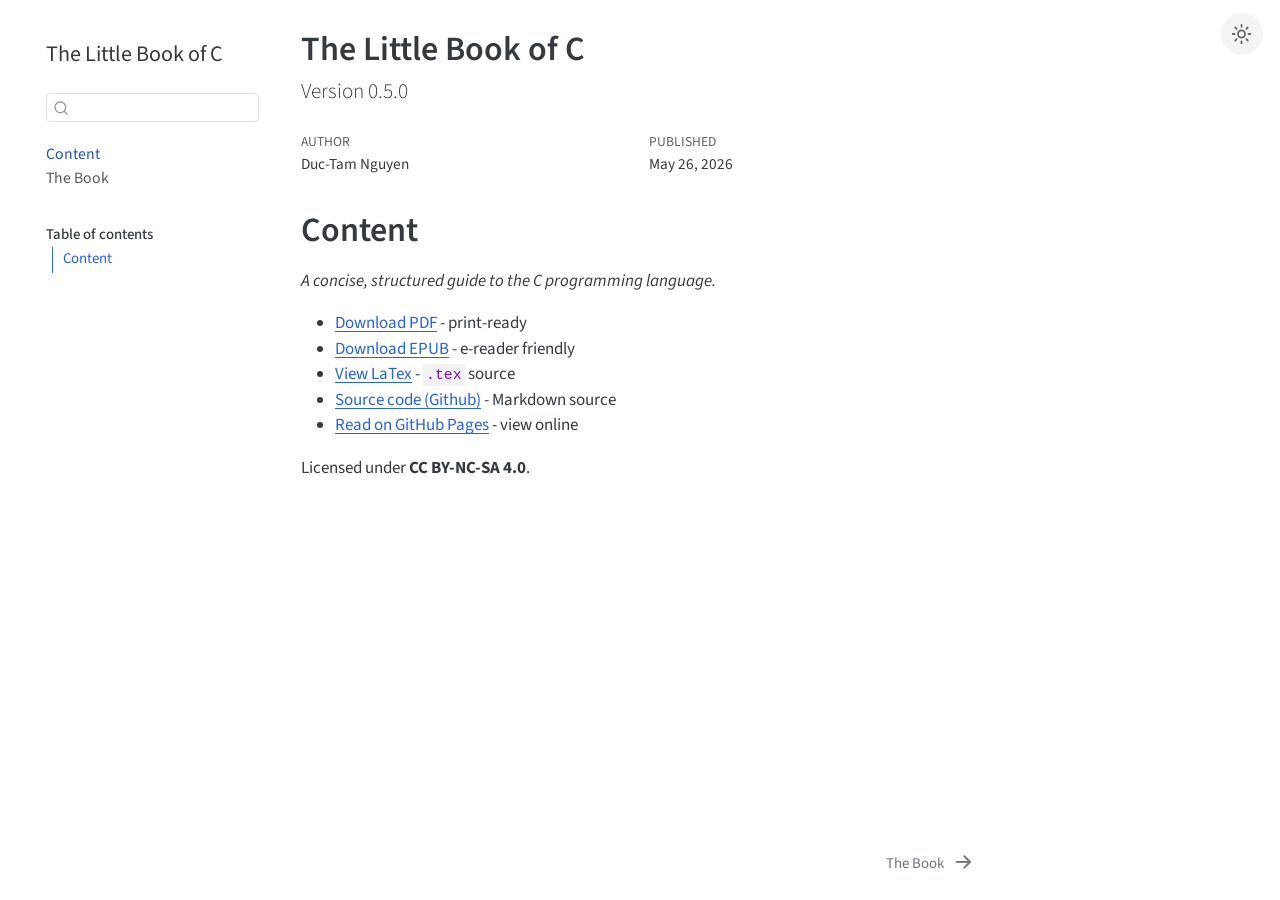
<file: docs/index.html>
<!DOCTYPE html>
<html xmlns="http://www.w3.org/1999/xhtml" lang="en" xml:lang="en"><head>

<meta charset="utf-8">
<meta name="generator" content="quarto-1.8.23">

<meta name="viewport" content="width=device-width, initial-scale=1.0, user-scalable=yes">

<meta name="author" content="Duc-Tam Nguyen">
<meta name="dcterms.date" content="2026-05-26">

<title>The Little Book of C</title>
<style>
code{white-space: pre-wrap;}
span.smallcaps{font-variant: small-caps;}
div.columns{display: flex; gap: min(4vw, 1.5em);}
div.column{flex: auto; overflow-x: auto;}
div.hanging-indent{margin-left: 1.5em; text-indent: -1.5em;}
ul.task-list{list-style: none;}
ul.task-list li input[type="checkbox"] {
  width: 0.8em;
  margin: 0 0.8em 0.2em -1em; /* quarto-specific, see https://github.com/quarto-dev/quarto-cli/issues/4556 */ 
  vertical-align: middle;
}
</style>


<script src="site_libs/quarto-nav/quarto-nav.js"></script>
<script src="site_libs/quarto-nav/headroom.min.js"></script>
<script src="site_libs/clipboard/clipboard.min.js"></script>
<script src="site_libs/quarto-search/autocomplete.umd.js"></script>
<script src="site_libs/quarto-search/fuse.min.js"></script>
<script src="site_libs/quarto-search/quarto-search.js"></script>
<meta name="quarto:offset" content="./">
<link href="./books/en-US/book.html" rel="next">
<script src="site_libs/quarto-html/quarto.js" type="module"></script>
<script src="site_libs/quarto-html/tabsets/tabsets.js" type="module"></script>
<script src="site_libs/quarto-html/axe/axe-check.js" type="module"></script>
<script src="site_libs/quarto-html/popper.min.js"></script>
<script src="site_libs/quarto-html/tippy.umd.min.js"></script>
<script src="site_libs/quarto-html/anchor.min.js"></script>
<link href="site_libs/quarto-html/tippy.css" rel="stylesheet">
<link href="site_libs/quarto-html/quarto-syntax-highlighting-1fe81d0376b2c50856e68e651e390326.css" rel="stylesheet" class="quarto-color-scheme" id="quarto-text-highlighting-styles">
<link href="site_libs/quarto-html/quarto-syntax-highlighting-dark-6f6599830d51be977da3b6af758f8eff.css" rel="stylesheet" class="quarto-color-scheme quarto-color-alternate" id="quarto-text-highlighting-styles">
<link href="site_libs/quarto-html/quarto-syntax-highlighting-1fe81d0376b2c50856e68e651e390326.css" rel="stylesheet" class="quarto-color-scheme-extra" id="quarto-text-highlighting-styles">
<script src="site_libs/bootstrap/bootstrap.min.js"></script>
<link href="site_libs/bootstrap/bootstrap-icons.css" rel="stylesheet">
<link href="site_libs/bootstrap/bootstrap-c3d3aa8472496e42cf5a77c5f17fa26a.min.css" rel="stylesheet" append-hash="true" class="quarto-color-scheme" id="quarto-bootstrap" data-mode="light">
<link href="site_libs/bootstrap/bootstrap-dark-5c06c446a70be808ecfe74eede97cf2d.min.css" rel="stylesheet" append-hash="true" class="quarto-color-scheme quarto-color-alternate" id="quarto-bootstrap" data-mode="dark">
<link href="site_libs/bootstrap/bootstrap-c3d3aa8472496e42cf5a77c5f17fa26a.min.css" rel="stylesheet" append-hash="true" class="quarto-color-scheme-extra" id="quarto-bootstrap" data-mode="light">
<script id="quarto-search-options" type="application/json">{
  "location": "sidebar",
  "copy-button": false,
  "collapse-after": 3,
  "panel-placement": "start",
  "type": "textbox",
  "limit": 50,
  "keyboard-shortcut": [
    "f",
    "/",
    "s"
  ],
  "show-item-context": false,
  "language": {
    "search-no-results-text": "No results",
    "search-matching-documents-text": "matching documents",
    "search-copy-link-title": "Copy link to search",
    "search-hide-matches-text": "Hide additional matches",
    "search-more-match-text": "more match in this document",
    "search-more-matches-text": "more matches in this document",
    "search-clear-button-title": "Clear",
    "search-text-placeholder": "",
    "search-detached-cancel-button-title": "Cancel",
    "search-submit-button-title": "Submit",
    "search-label": "Search"
  }
}</script>


</head>

<body class="nav-sidebar floating quarto-light"><script id="quarto-html-before-body" type="application/javascript">
    const toggleBodyColorMode = (bsSheetEl) => {
      const mode = bsSheetEl.getAttribute("data-mode");
      const bodyEl = window.document.querySelector("body");
      if (mode === "dark") {
        bodyEl.classList.add("quarto-dark");
        bodyEl.classList.remove("quarto-light");
      } else {
        bodyEl.classList.add("quarto-light");
        bodyEl.classList.remove("quarto-dark");
      }
    }
    const toggleBodyColorPrimary = () => {
      const bsSheetEl = window.document.querySelector("link#quarto-bootstrap:not([rel=disabled-stylesheet])");
      if (bsSheetEl) {
        toggleBodyColorMode(bsSheetEl);
      }
    }
    const setColorSchemeToggle = (alternate) => {
      const toggles = window.document.querySelectorAll('.quarto-color-scheme-toggle');
      for (let i=0; i < toggles.length; i++) {
        const toggle = toggles[i];
        if (toggle) {
          if (alternate) {
            toggle.classList.add("alternate");
          } else {
            toggle.classList.remove("alternate");
          }
        }
      }
    };
    const toggleColorMode = (alternate) => {
      // Switch the stylesheets
      const primaryStylesheets = window.document.querySelectorAll('link.quarto-color-scheme:not(.quarto-color-alternate)');
      const alternateStylesheets = window.document.querySelectorAll('link.quarto-color-scheme.quarto-color-alternate');
      manageTransitions('#quarto-margin-sidebar .nav-link', false);
      if (alternate) {
        // note: dark is layered on light, we don't disable primary!
        enableStylesheet(alternateStylesheets);
        for (const sheetNode of alternateStylesheets) {
          if (sheetNode.id === "quarto-bootstrap") {
            toggleBodyColorMode(sheetNode);
          }
        }
      } else {
        disableStylesheet(alternateStylesheets);
        enableStylesheet(primaryStylesheets)
        toggleBodyColorPrimary();
      }
      manageTransitions('#quarto-margin-sidebar .nav-link', true);
      // Switch the toggles
      setColorSchemeToggle(alternate)
      // Hack to workaround the fact that safari doesn't
      // properly recolor the scrollbar when toggling (#1455)
      if (navigator.userAgent.indexOf('Safari') > 0 && navigator.userAgent.indexOf('Chrome') == -1) {
        manageTransitions("body", false);
        window.scrollTo(0, 1);
        setTimeout(() => {
          window.scrollTo(0, 0);
          manageTransitions("body", true);
        }, 40);
      }
    }
    const disableStylesheet = (stylesheets) => {
      for (let i=0; i < stylesheets.length; i++) {
        const stylesheet = stylesheets[i];
        stylesheet.rel = 'disabled-stylesheet';
      }
    }
    const enableStylesheet = (stylesheets) => {
      for (let i=0; i < stylesheets.length; i++) {
        const stylesheet = stylesheets[i];
        if(stylesheet.rel !== 'stylesheet') { // for Chrome, which will still FOUC without this check
          stylesheet.rel = 'stylesheet';
        }
      }
    }
    const manageTransitions = (selector, allowTransitions) => {
      const els = window.document.querySelectorAll(selector);
      for (let i=0; i < els.length; i++) {
        const el = els[i];
        if (allowTransitions) {
          el.classList.remove('notransition');
        } else {
          el.classList.add('notransition');
        }
      }
    }
    const isFileUrl = () => {
      return window.location.protocol === 'file:';
    }
    const hasAlternateSentinel = () => {
      let styleSentinel = getColorSchemeSentinel();
      if (styleSentinel !== null) {
        return styleSentinel === "alternate";
      } else {
        return false;
      }
    }
    const setStyleSentinel = (alternate) => {
      const value = alternate ? "alternate" : "default";
      if (!isFileUrl()) {
        window.localStorage.setItem("quarto-color-scheme", value);
      } else {
        localAlternateSentinel = value;
      }
    }
    const getColorSchemeSentinel = () => {
      if (!isFileUrl()) {
        const storageValue = window.localStorage.getItem("quarto-color-scheme");
        return storageValue != null ? storageValue : localAlternateSentinel;
      } else {
        return localAlternateSentinel;
      }
    }
    const toggleGiscusIfUsed = (isAlternate, darkModeDefault) => {
      const baseTheme = document.querySelector('#giscus-base-theme')?.value ?? 'light';
      const alternateTheme = document.querySelector('#giscus-alt-theme')?.value ?? 'dark';
      let newTheme = '';
      if(authorPrefersDark) {
        newTheme = isAlternate ? baseTheme : alternateTheme;
      } else {
        newTheme = isAlternate ? alternateTheme : baseTheme;
      }
      const changeGiscusTheme = () => {
        // From: https://github.com/giscus/giscus/issues/336
        const sendMessage = (message) => {
          const iframe = document.querySelector('iframe.giscus-frame');
          if (!iframe) return;
          iframe.contentWindow.postMessage({ giscus: message }, 'https://giscus.app');
        }
        sendMessage({
          setConfig: {
            theme: newTheme
          }
        });
      }
      const isGiscussLoaded = window.document.querySelector('iframe.giscus-frame') !== null;
      if (isGiscussLoaded) {
        changeGiscusTheme();
      }
    };
    const authorPrefersDark = false;
    const darkModeDefault = authorPrefersDark;
      document.querySelector('link#quarto-text-highlighting-styles.quarto-color-scheme-extra').rel = 'disabled-stylesheet';
      document.querySelector('link#quarto-bootstrap.quarto-color-scheme-extra').rel = 'disabled-stylesheet';
    let localAlternateSentinel = darkModeDefault ? 'alternate' : 'default';
    // Dark / light mode switch
    window.quartoToggleColorScheme = () => {
      // Read the current dark / light value
      let toAlternate = !hasAlternateSentinel();
      toggleColorMode(toAlternate);
      setStyleSentinel(toAlternate);
      toggleGiscusIfUsed(toAlternate, darkModeDefault);
      window.dispatchEvent(new Event('resize'));
    };
    // Switch to dark mode if need be
    if (hasAlternateSentinel()) {
      toggleColorMode(true);
    } else {
      toggleColorMode(false);
    }
  </script>

<div id="quarto-search-results"></div>
  <header id="quarto-header" class="headroom fixed-top">
  <nav class="quarto-secondary-nav">
    <div class="container-fluid d-flex">
      <button type="button" class="quarto-btn-toggle btn" data-bs-toggle="collapse" role="button" data-bs-target=".quarto-sidebar-collapse-item" aria-controls="quarto-sidebar" aria-expanded="false" aria-label="Toggle sidebar navigation" onclick="if (window.quartoToggleHeadroom) { window.quartoToggleHeadroom(); }">
        <i class="bi bi-layout-text-sidebar-reverse"></i>
      </button>
        <nav class="quarto-page-breadcrumbs" aria-label="breadcrumb"><ol class="breadcrumb"><li class="breadcrumb-item"><a href="./index.html"><span class="chapter-title">Content</span></a></li></ol></nav>
        <a class="flex-grow-1" role="navigation" data-bs-toggle="collapse" data-bs-target=".quarto-sidebar-collapse-item" aria-controls="quarto-sidebar" aria-expanded="false" aria-label="Toggle sidebar navigation" onclick="if (window.quartoToggleHeadroom) { window.quartoToggleHeadroom(); }">      
        </a>
      <button type="button" class="btn quarto-search-button" aria-label="Search" onclick="window.quartoOpenSearch();">
        <i class="bi bi-search"></i>
      </button>
    </div>
  </nav>
</header>
<!-- content -->
<div id="quarto-content" class="quarto-container page-columns page-rows-contents page-layout-article">
<!-- sidebar -->
  <nav id="quarto-sidebar" class="sidebar collapse collapse-horizontal quarto-sidebar-collapse-item sidebar-navigation floating overflow-auto">
    <div class="pt-lg-2 mt-2 text-left sidebar-header sidebar-header-stacked">
      <a href="./index.html" class="sidebar-logo-link">
      </a>
    <div class="sidebar-title mb-0 py-0">
      <a href="./">The Little Book of C</a> 
        <div class="sidebar-tools-main">
  <a href="" class="quarto-color-scheme-toggle quarto-navigation-tool  px-1" onclick="window.quartoToggleColorScheme(); return false;" title="Toggle dark mode"><i class="bi"></i></a>
</div>
    </div>
      </div>
        <div class="mt-2 flex-shrink-0 align-items-center">
        <div class="sidebar-search">
        <div id="quarto-search" class="" title="Search"></div>
        </div>
        </div>
    <div class="sidebar-menu-container"> 
    <ul class="list-unstyled mt-1">
        <li class="sidebar-item">
  <div class="sidebar-item-container"> 
  <a href="./index.html" class="sidebar-item-text sidebar-link active"><span class="chapter-title">Content</span></a>
  </div>
</li>
        <li class="sidebar-item">
  <div class="sidebar-item-container"> 
  <a href="./books/en-US/book.html" class="sidebar-item-text sidebar-link"><span class="chapter-title">The Book</span></a>
  </div>
</li>
    </ul>
    </div>
    <nav id="TOC" role="doc-toc" class="toc-active">
    <h2 id="toc-title">Table of contents</h2>
   
  <ul>
  <li><a href="#content" id="toc-content" class="nav-link active" data-scroll-target="#content">Content</a></li>
  </ul>
</nav>
</nav>
<div id="quarto-sidebar-glass" class="quarto-sidebar-collapse-item" data-bs-toggle="collapse" data-bs-target=".quarto-sidebar-collapse-item"></div>
<!-- margin-sidebar -->
    <div id="quarto-margin-sidebar" class="sidebar margin-sidebar zindex-bottom">
    </div>
<!-- main -->
<main class="content" id="quarto-document-content">


<header id="title-block-header" class="quarto-title-block default">
<div class="quarto-title">
<h1 class="title">The Little Book of C</h1>
<p class="subtitle lead">Version 0.5.0</p>
</div>



<div class="quarto-title-meta">

    <div>
    <div class="quarto-title-meta-heading">Author</div>
    <div class="quarto-title-meta-contents">
             <p>Duc-Tam Nguyen </p>
          </div>
  </div>
    
    <div>
    <div class="quarto-title-meta-heading">Published</div>
    <div class="quarto-title-meta-contents">
      <p class="date">May 26, 2026</p>
    </div>
  </div>
  
    
  </div>
  


</header>


<section id="content" class="level1">
<h1>Content</h1>
<p><em>A concise, structured guide to the C programming language. </em></p>
<ul>
<li><a href="https://github.com/little-book-of/c/blob/main/releases/book.pdf">Download PDF</a> - print-ready</li>
<li><a href="https://github.com/little-book-of/c/blob/main/releases/book.epub">Download EPUB</a> - e-reader friendly</li>
<li><a href="https://github.com/little-book-of/c/blob/main/releases/book.tex">View LaTex</a> - <code>.tex</code> source</li>
<li><a href="https://github.com/little-book-of/c">Source code (Github)</a> - Markdown source</li>
<li><a href="https://little-book-of.github.io/c">Read on GitHub Pages</a> - view online</li>
</ul>
<p>Licensed under <strong>CC BY-NC-SA 4.0</strong>.</p>


</section>

</main> <!-- /main -->
<script id="quarto-html-after-body" type="application/javascript">
  window.document.addEventListener("DOMContentLoaded", function (event) {
    // Ensure there is a toggle, if there isn't float one in the top right
    if (window.document.querySelector('.quarto-color-scheme-toggle') === null) {
      const a = window.document.createElement('a');
      a.classList.add('top-right');
      a.classList.add('quarto-color-scheme-toggle');
      a.href = "";
      a.onclick = function() { try { window.quartoToggleColorScheme(); } catch {} return false; };
      const i = window.document.createElement("i");
      i.classList.add('bi');
      a.appendChild(i);
      window.document.body.appendChild(a);
    }
    setColorSchemeToggle(hasAlternateSentinel())
    const icon = "";
    const anchorJS = new window.AnchorJS();
    anchorJS.options = {
      placement: 'right',
      icon: icon
    };
    anchorJS.add('.anchored');
    const isCodeAnnotation = (el) => {
      for (const clz of el.classList) {
        if (clz.startsWith('code-annotation-')) {                     
          return true;
        }
      }
      return false;
    }
    const onCopySuccess = function(e) {
      // button target
      const button = e.trigger;
      // don't keep focus
      button.blur();
      // flash "checked"
      button.classList.add('code-copy-button-checked');
      var currentTitle = button.getAttribute("title");
      button.setAttribute("title", "Copied!");
      let tooltip;
      if (window.bootstrap) {
        button.setAttribute("data-bs-toggle", "tooltip");
        button.setAttribute("data-bs-placement", "left");
        button.setAttribute("data-bs-title", "Copied!");
        tooltip = new bootstrap.Tooltip(button, 
          { trigger: "manual", 
            customClass: "code-copy-button-tooltip",
            offset: [0, -8]});
        tooltip.show();    
      }
      setTimeout(function() {
        if (tooltip) {
          tooltip.hide();
          button.removeAttribute("data-bs-title");
          button.removeAttribute("data-bs-toggle");
          button.removeAttribute("data-bs-placement");
        }
        button.setAttribute("title", currentTitle);
        button.classList.remove('code-copy-button-checked');
      }, 1000);
      // clear code selection
      e.clearSelection();
    }
    const getTextToCopy = function(trigger) {
      const outerScaffold = trigger.parentElement.cloneNode(true);
      const codeEl = outerScaffold.querySelector('code');
      for (const childEl of codeEl.children) {
        if (isCodeAnnotation(childEl)) {
          childEl.remove();
        }
      }
      return codeEl.innerText;
    }
    const clipboard = new window.ClipboardJS('.code-copy-button:not([data-in-quarto-modal])', {
      text: getTextToCopy
    });
    clipboard.on('success', onCopySuccess);
    if (window.document.getElementById('quarto-embedded-source-code-modal')) {
      const clipboardModal = new window.ClipboardJS('.code-copy-button[data-in-quarto-modal]', {
        text: getTextToCopy,
        container: window.document.getElementById('quarto-embedded-source-code-modal')
      });
      clipboardModal.on('success', onCopySuccess);
    }
      var localhostRegex = new RegExp(/^(?:http|https):\/\/localhost\:?[0-9]*\//);
      var mailtoRegex = new RegExp(/^mailto:/);
        var filterRegex = new RegExp('/' + window.location.host + '/');
      var isInternal = (href) => {
          return filterRegex.test(href) || localhostRegex.test(href) || mailtoRegex.test(href);
      }
      // Inspect non-navigation links and adorn them if external
     var links = window.document.querySelectorAll('a[href]:not(.nav-link):not(.navbar-brand):not(.toc-action):not(.sidebar-link):not(.sidebar-item-toggle):not(.pagination-link):not(.no-external):not([aria-hidden]):not(.dropdown-item):not(.quarto-navigation-tool):not(.about-link)');
      for (var i=0; i<links.length; i++) {
        const link = links[i];
        if (!isInternal(link.href)) {
          // undo the damage that might have been done by quarto-nav.js in the case of
          // links that we want to consider external
          if (link.dataset.originalHref !== undefined) {
            link.href = link.dataset.originalHref;
          }
        }
      }
    function tippyHover(el, contentFn, onTriggerFn, onUntriggerFn) {
      const config = {
        allowHTML: true,
        maxWidth: 500,
        delay: 100,
        arrow: false,
        appendTo: function(el) {
            return el.parentElement;
        },
        interactive: true,
        interactiveBorder: 10,
        theme: 'quarto',
        placement: 'bottom-start',
      };
      if (contentFn) {
        config.content = contentFn;
      }
      if (onTriggerFn) {
        config.onTrigger = onTriggerFn;
      }
      if (onUntriggerFn) {
        config.onUntrigger = onUntriggerFn;
      }
      window.tippy(el, config); 
    }
    const noterefs = window.document.querySelectorAll('a[role="doc-noteref"]');
    for (var i=0; i<noterefs.length; i++) {
      const ref = noterefs[i];
      tippyHover(ref, function() {
        // use id or data attribute instead here
        let href = ref.getAttribute('data-footnote-href') || ref.getAttribute('href');
        try { href = new URL(href).hash; } catch {}
        const id = href.replace(/^#\/?/, "");
        const note = window.document.getElementById(id);
        if (note) {
          return note.innerHTML;
        } else {
          return "";
        }
      });
    }
    const xrefs = window.document.querySelectorAll('a.quarto-xref');
    const processXRef = (id, note) => {
      // Strip column container classes
      const stripColumnClz = (el) => {
        el.classList.remove("page-full", "page-columns");
        if (el.children) {
          for (const child of el.children) {
            stripColumnClz(child);
          }
        }
      }
      stripColumnClz(note)
      if (id === null || id.startsWith('sec-')) {
        // Special case sections, only their first couple elements
        const container = document.createElement("div");
        if (note.children && note.children.length > 2) {
          container.appendChild(note.children[0].cloneNode(true));
          for (let i = 1; i < note.children.length; i++) {
            const child = note.children[i];
            if (child.tagName === "P" && child.innerText === "") {
              continue;
            } else {
              container.appendChild(child.cloneNode(true));
              break;
            }
          }
          if (window.Quarto?.typesetMath) {
            window.Quarto.typesetMath(container);
          }
          return container.innerHTML
        } else {
          if (window.Quarto?.typesetMath) {
            window.Quarto.typesetMath(note);
          }
          return note.innerHTML;
        }
      } else {
        // Remove any anchor links if they are present
        const anchorLink = note.querySelector('a.anchorjs-link');
        if (anchorLink) {
          anchorLink.remove();
        }
        if (window.Quarto?.typesetMath) {
          window.Quarto.typesetMath(note);
        }
        if (note.classList.contains("callout")) {
          return note.outerHTML;
        } else {
          return note.innerHTML;
        }
      }
    }
    for (var i=0; i<xrefs.length; i++) {
      const xref = xrefs[i];
      tippyHover(xref, undefined, function(instance) {
        instance.disable();
        let url = xref.getAttribute('href');
        let hash = undefined; 
        if (url.startsWith('#')) {
          hash = url;
        } else {
          try { hash = new URL(url).hash; } catch {}
        }
        if (hash) {
          const id = hash.replace(/^#\/?/, "");
          const note = window.document.getElementById(id);
          if (note !== null) {
            try {
              const html = processXRef(id, note.cloneNode(true));
              instance.setContent(html);
            } finally {
              instance.enable();
              instance.show();
            }
          } else {
            // See if we can fetch this
            fetch(url.split('#')[0])
            .then(res => res.text())
            .then(html => {
              const parser = new DOMParser();
              const htmlDoc = parser.parseFromString(html, "text/html");
              const note = htmlDoc.getElementById(id);
              if (note !== null) {
                const html = processXRef(id, note);
                instance.setContent(html);
              } 
            }).finally(() => {
              instance.enable();
              instance.show();
            });
          }
        } else {
          // See if we can fetch a full url (with no hash to target)
          // This is a special case and we should probably do some content thinning / targeting
          fetch(url)
          .then(res => res.text())
          .then(html => {
            const parser = new DOMParser();
            const htmlDoc = parser.parseFromString(html, "text/html");
            const note = htmlDoc.querySelector('main.content');
            if (note !== null) {
              // This should only happen for chapter cross references
              // (since there is no id in the URL)
              // remove the first header
              if (note.children.length > 0 && note.children[0].tagName === "HEADER") {
                note.children[0].remove();
              }
              const html = processXRef(null, note);
              instance.setContent(html);
            } 
          }).finally(() => {
            instance.enable();
            instance.show();
          });
        }
      }, function(instance) {
      });
    }
        let selectedAnnoteEl;
        const selectorForAnnotation = ( cell, annotation) => {
          let cellAttr = 'data-code-cell="' + cell + '"';
          let lineAttr = 'data-code-annotation="' +  annotation + '"';
          const selector = 'span[' + cellAttr + '][' + lineAttr + ']';
          return selector;
        }
        const selectCodeLines = (annoteEl) => {
          const doc = window.document;
          const targetCell = annoteEl.getAttribute("data-target-cell");
          const targetAnnotation = annoteEl.getAttribute("data-target-annotation");
          const annoteSpan = window.document.querySelector(selectorForAnnotation(targetCell, targetAnnotation));
          const lines = annoteSpan.getAttribute("data-code-lines").split(",");
          const lineIds = lines.map((line) => {
            return targetCell + "-" + line;
          })
          let top = null;
          let height = null;
          let parent = null;
          if (lineIds.length > 0) {
              //compute the position of the single el (top and bottom and make a div)
              const el = window.document.getElementById(lineIds[0]);
              top = el.offsetTop;
              height = el.offsetHeight;
              parent = el.parentElement.parentElement;
            if (lineIds.length > 1) {
              const lastEl = window.document.getElementById(lineIds[lineIds.length - 1]);
              const bottom = lastEl.offsetTop + lastEl.offsetHeight;
              height = bottom - top;
            }
            if (top !== null && height !== null && parent !== null) {
              // cook up a div (if necessary) and position it 
              let div = window.document.getElementById("code-annotation-line-highlight");
              if (div === null) {
                div = window.document.createElement("div");
                div.setAttribute("id", "code-annotation-line-highlight");
                div.style.position = 'absolute';
                parent.appendChild(div);
              }
              div.style.top = top - 2 + "px";
              div.style.height = height + 4 + "px";
              div.style.left = 0;
              let gutterDiv = window.document.getElementById("code-annotation-line-highlight-gutter");
              if (gutterDiv === null) {
                gutterDiv = window.document.createElement("div");
                gutterDiv.setAttribute("id", "code-annotation-line-highlight-gutter");
                gutterDiv.style.position = 'absolute';
                const codeCell = window.document.getElementById(targetCell);
                const gutter = codeCell.querySelector('.code-annotation-gutter');
                gutter.appendChild(gutterDiv);
              }
              gutterDiv.style.top = top - 2 + "px";
              gutterDiv.style.height = height + 4 + "px";
            }
            selectedAnnoteEl = annoteEl;
          }
        };
        const unselectCodeLines = () => {
          const elementsIds = ["code-annotation-line-highlight", "code-annotation-line-highlight-gutter"];
          elementsIds.forEach((elId) => {
            const div = window.document.getElementById(elId);
            if (div) {
              div.remove();
            }
          });
          selectedAnnoteEl = undefined;
        };
          // Handle positioning of the toggle
      window.addEventListener(
        "resize",
        throttle(() => {
          elRect = undefined;
          if (selectedAnnoteEl) {
            selectCodeLines(selectedAnnoteEl);
          }
        }, 10)
      );
      function throttle(fn, ms) {
      let throttle = false;
      let timer;
        return (...args) => {
          if(!throttle) { // first call gets through
              fn.apply(this, args);
              throttle = true;
          } else { // all the others get throttled
              if(timer) clearTimeout(timer); // cancel #2
              timer = setTimeout(() => {
                fn.apply(this, args);
                timer = throttle = false;
              }, ms);
          }
        };
      }
        // Attach click handler to the DT
        const annoteDls = window.document.querySelectorAll('dt[data-target-cell]');
        for (const annoteDlNode of annoteDls) {
          annoteDlNode.addEventListener('click', (event) => {
            const clickedEl = event.target;
            if (clickedEl !== selectedAnnoteEl) {
              unselectCodeLines();
              const activeEl = window.document.querySelector('dt[data-target-cell].code-annotation-active');
              if (activeEl) {
                activeEl.classList.remove('code-annotation-active');
              }
              selectCodeLines(clickedEl);
              clickedEl.classList.add('code-annotation-active');
            } else {
              // Unselect the line
              unselectCodeLines();
              clickedEl.classList.remove('code-annotation-active');
            }
          });
        }
    const findCites = (el) => {
      const parentEl = el.parentElement;
      if (parentEl) {
        const cites = parentEl.dataset.cites;
        if (cites) {
          return {
            el,
            cites: cites.split(' ')
          };
        } else {
          return findCites(el.parentElement)
        }
      } else {
        return undefined;
      }
    };
    var bibliorefs = window.document.querySelectorAll('a[role="doc-biblioref"]');
    for (var i=0; i<bibliorefs.length; i++) {
      const ref = bibliorefs[i];
      const citeInfo = findCites(ref);
      if (citeInfo) {
        tippyHover(citeInfo.el, function() {
          var popup = window.document.createElement('div');
          citeInfo.cites.forEach(function(cite) {
            var citeDiv = window.document.createElement('div');
            citeDiv.classList.add('hanging-indent');
            citeDiv.classList.add('csl-entry');
            var biblioDiv = window.document.getElementById('ref-' + cite);
            if (biblioDiv) {
              citeDiv.innerHTML = biblioDiv.innerHTML;
            }
            popup.appendChild(citeDiv);
          });
          return popup.innerHTML;
        });
      }
    }
  });
  </script>
<nav class="page-navigation">
  <div class="nav-page nav-page-previous">
  </div>
  <div class="nav-page nav-page-next">
      <a href="./books/en-US/book.html" class="pagination-link" aria-label="The Book">
        <span class="nav-page-text"><span class="chapter-title">The Book</span></span> <i class="bi bi-arrow-right-short"></i>
      </a>
  </div>
</nav>
</div> <!-- /content -->




</body></html>
</file>
<file: docs/site_libs/quarto-html/tippy.css>
.tippy-box[data-animation=fade][data-state=hidden]{opacity:0}[data-tippy-root]{max-width:calc(100vw - 10px)}.tippy-box{position:relative;background-color:#333;color:#fff;border-radius:4px;font-size:14px;line-height:1.4;white-space:normal;outline:0;transition-property:transform,visibility,opacity}.tippy-box[data-placement^=top]>.tippy-arrow{bottom:0}.tippy-box[data-placement^=top]>.tippy-arrow:before{bottom:-7px;left:0;border-width:8px 8px 0;border-top-color:initial;transform-origin:center top}.tippy-box[data-placement^=bottom]>.tippy-arrow{top:0}.tippy-box[data-placement^=bottom]>.tippy-arrow:before{top:-7px;left:0;border-width:0 8px 8px;border-bottom-color:initial;transform-origin:center bottom}.tippy-box[data-placement^=left]>.tippy-arrow{right:0}.tippy-box[data-placement^=left]>.tippy-arrow:before{border-width:8px 0 8px 8px;border-left-color:initial;right:-7px;transform-origin:center left}.tippy-box[data-placement^=right]>.tippy-arrow{left:0}.tippy-box[data-placement^=right]>.tippy-arrow:before{left:-7px;border-width:8px 8px 8px 0;border-right-color:initial;transform-origin:center right}.tippy-box[data-inertia][data-state=visible]{transition-timing-function:cubic-bezier(.54,1.5,.38,1.11)}.tippy-arrow{width:16px;height:16px;color:#333}.tippy-arrow:before{content:"";position:absolute;border-color:transparent;border-style:solid}.tippy-content{position:relative;padding:5px 9px;z-index:1}
</file>
<file: docs/site_libs/quarto-html/quarto-syntax-highlighting-1fe81d0376b2c50856e68e651e390326.css>
/* quarto syntax highlight colors */
:root {
  --quarto-hl-ot-color: #003B4F;
  --quarto-hl-at-color: #657422;
  --quarto-hl-ss-color: #20794D;
  --quarto-hl-an-color: #5E5E5E;
  --quarto-hl-fu-color: #4758AB;
  --quarto-hl-st-color: #20794D;
  --quarto-hl-cf-color: #003B4F;
  --quarto-hl-op-color: #5E5E5E;
  --quarto-hl-er-color: #AD0000;
  --quarto-hl-bn-color: #AD0000;
  --quarto-hl-al-color: #AD0000;
  --quarto-hl-va-color: #111111;
  --quarto-hl-bu-color: inherit;
  --quarto-hl-ex-color: inherit;
  --quarto-hl-pp-color: #AD0000;
  --quarto-hl-in-color: #5E5E5E;
  --quarto-hl-vs-color: #20794D;
  --quarto-hl-wa-color: #5E5E5E;
  --quarto-hl-do-color: #5E5E5E;
  --quarto-hl-im-color: #00769E;
  --quarto-hl-ch-color: #20794D;
  --quarto-hl-dt-color: #AD0000;
  --quarto-hl-fl-color: #AD0000;
  --quarto-hl-co-color: #5E5E5E;
  --quarto-hl-cv-color: #5E5E5E;
  --quarto-hl-cn-color: #8f5902;
  --quarto-hl-sc-color: #5E5E5E;
  --quarto-hl-dv-color: #AD0000;
  --quarto-hl-kw-color: #003B4F;
}

/* other quarto variables */
:root {
  --quarto-font-monospace: SFMono-Regular, Menlo, Monaco, Consolas, "Liberation Mono", "Courier New", monospace;
}

/* syntax highlight based on Pandoc's rules */
pre > code.sourceCode > span {
  color: #003B4F;
}

code.sourceCode > span {
  color: #003B4F;
}

div.sourceCode,
div.sourceCode pre.sourceCode {
  color: #003B4F;
}

/* Normal */
code span {
  color: #003B4F;
}

/* Alert */
code span.al {
  color: #AD0000;
  font-style: inherit;
}

/* Annotation */
code span.an {
  color: #5E5E5E;
  font-style: inherit;
}

/* Attribute */
code span.at {
  color: #657422;
  font-style: inherit;
}

/* BaseN */
code span.bn {
  color: #AD0000;
  font-style: inherit;
}

/* BuiltIn */
code span.bu {
  font-style: inherit;
}

/* ControlFlow */
code span.cf {
  color: #003B4F;
  font-weight: bold;
  font-style: inherit;
}

/* Char */
code span.ch {
  color: #20794D;
  font-style: inherit;
}

/* Constant */
code span.cn {
  color: #8f5902;
  font-style: inherit;
}

/* Comment */
code span.co {
  color: #5E5E5E;
  font-style: inherit;
}

/* CommentVar */
code span.cv {
  color: #5E5E5E;
  font-style: italic;
}

/* Documentation */
code span.do {
  color: #5E5E5E;
  font-style: italic;
}

/* DataType */
code span.dt {
  color: #AD0000;
  font-style: inherit;
}

/* DecVal */
code span.dv {
  color: #AD0000;
  font-style: inherit;
}

/* Error */
code span.er {
  color: #AD0000;
  font-style: inherit;
}

/* Extension */
code span.ex {
  font-style: inherit;
}

/* Float */
code span.fl {
  color: #AD0000;
  font-style: inherit;
}

/* Function */
code span.fu {
  color: #4758AB;
  font-style: inherit;
}

/* Import */
code span.im {
  color: #00769E;
  font-style: inherit;
}

/* Information */
code span.in {
  color: #5E5E5E;
  font-style: inherit;
}

/* Keyword */
code span.kw {
  color: #003B4F;
  font-weight: bold;
  font-style: inherit;
}

/* Operator */
code span.op {
  color: #5E5E5E;
  font-style: inherit;
}

/* Other */
code span.ot {
  color: #003B4F;
  font-style: inherit;
}

/* Preprocessor */
code span.pp {
  color: #AD0000;
  font-style: inherit;
}

/* SpecialChar */
code span.sc {
  color: #5E5E5E;
  font-style: inherit;
}

/* SpecialString */
code span.ss {
  color: #20794D;
  font-style: inherit;
}

/* String */
code span.st {
  color: #20794D;
  font-style: inherit;
}

/* Variable */
code span.va {
  color: #111111;
  font-style: inherit;
}

/* VerbatimString */
code span.vs {
  color: #20794D;
  font-style: inherit;
}

/* Warning */
code span.wa {
  color: #5E5E5E;
  font-style: italic;
}

.prevent-inlining {
  content: "</";
}

/*# sourceMappingURL=0962dd5d778b71b9c38e7b9c80c0f202.css.map */
</file>
<file: docs/site_libs/quarto-html/quarto-syntax-highlighting-dark-6f6599830d51be977da3b6af758f8eff.css>
/* quarto syntax highlight colors */
:root {
  --quarto-hl-al-color: #f07178;
  --quarto-hl-an-color: #d4d0ab;
  --quarto-hl-at-color: #00e0e0;
  --quarto-hl-bn-color: #d4d0ab;
  --quarto-hl-bu-color: #abe338;
  --quarto-hl-ch-color: #abe338;
  --quarto-hl-co-color: #f8f8f2;
  --quarto-hl-cv-color: #ffd700;
  --quarto-hl-cn-color: #ffd700;
  --quarto-hl-cf-color: #ffa07a;
  --quarto-hl-dt-color: #ffa07a;
  --quarto-hl-dv-color: #d4d0ab;
  --quarto-hl-do-color: #f8f8f2;
  --quarto-hl-er-color: #f07178;
  --quarto-hl-ex-color: #00e0e0;
  --quarto-hl-fl-color: #d4d0ab;
  --quarto-hl-fu-color: #ffa07a;
  --quarto-hl-im-color: #abe338;
  --quarto-hl-in-color: #d4d0ab;
  --quarto-hl-kw-color: #ffa07a;
  --quarto-hl-op-color: #ffa07a;
  --quarto-hl-ot-color: #00e0e0;
  --quarto-hl-pp-color: #dcc6e0;
  --quarto-hl-re-color: #00e0e0;
  --quarto-hl-sc-color: #abe338;
  --quarto-hl-ss-color: #abe338;
  --quarto-hl-st-color: #abe338;
  --quarto-hl-va-color: #00e0e0;
  --quarto-hl-vs-color: #abe338;
  --quarto-hl-wa-color: #dcc6e0;
}

/* other quarto variables */
:root {
  --quarto-font-monospace: SFMono-Regular, Menlo, Monaco, Consolas, "Liberation Mono", "Courier New", monospace;
}

/* syntax highlight based on Pandoc's rules */
pre > code.sourceCode > span {
  color: #f8f8f2;
}

code.sourceCode > span {
  color: #f8f8f2;
}

div.sourceCode,
div.sourceCode pre.sourceCode {
  color: #f8f8f2;
}

/* Normal */
code span {
  color: #f8f8f2;
}

/* Alert */
code span.al {
  color: #f07178;
}

/* Annotation */
code span.an {
  color: #d4d0ab;
}

/* Attribute */
code span.at {
  color: #00e0e0;
}

/* BaseN */
code span.bn {
  color: #d4d0ab;
}

/* BuiltIn */
code span.bu {
  color: #abe338;
}

/* ControlFlow */
code span.cf {
  font-weight: bold;
  color: #ffa07a;
}

/* Char */
code span.ch {
  color: #abe338;
}

/* Constant */
code span.cn {
  color: #ffd700;
}

/* Comment */
code span.co {
  font-style: italic;
  color: #f8f8f2;
}

/* CommentVar */
code span.cv {
  color: #ffd700;
}

/* Documentation */
code span.do {
  color: #f8f8f2;
}

/* DataType */
code span.dt {
  color: #ffa07a;
}

/* DecVal */
code span.dv {
  color: #d4d0ab;
}

/* Error */
code span.er {
  color: #f07178;
  text-decoration: underline;
}

/* Extension */
code span.ex {
  font-weight: bold;
  color: #00e0e0;
}

/* Float */
code span.fl {
  color: #d4d0ab;
}

/* Function */
code span.fu {
  color: #ffa07a;
}

/* Import */
code span.im {
  color: #abe338;
}

/* Information */
code span.in {
  color: #d4d0ab;
}

/* Keyword */
code span.kw {
  font-weight: bold;
  color: #ffa07a;
}

/* Operator */
code span.op {
  color: #ffa07a;
}

/* Other */
code span.ot {
  color: #00e0e0;
}

/* Preprocessor */
code span.pp {
  color: #dcc6e0;
}

/* RegionMarker */
code span.re {
  background-color: #f8f8f2;
  color: #00e0e0;
}

/* SpecialChar */
code span.sc {
  color: #abe338;
}

/* SpecialString */
code span.ss {
  color: #abe338;
}

/* String */
code span.st {
  color: #abe338;
}

/* Variable */
code span.va {
  color: #00e0e0;
}

/* VerbatimString */
code span.vs {
  color: #abe338;
}

/* Warning */
code span.wa {
  color: #dcc6e0;
}

.prevent-inlining {
  content: "</";
}

/*# sourceMappingURL=863a406996f66a89b2ec028bbe6292aa.css.map */
</file>
